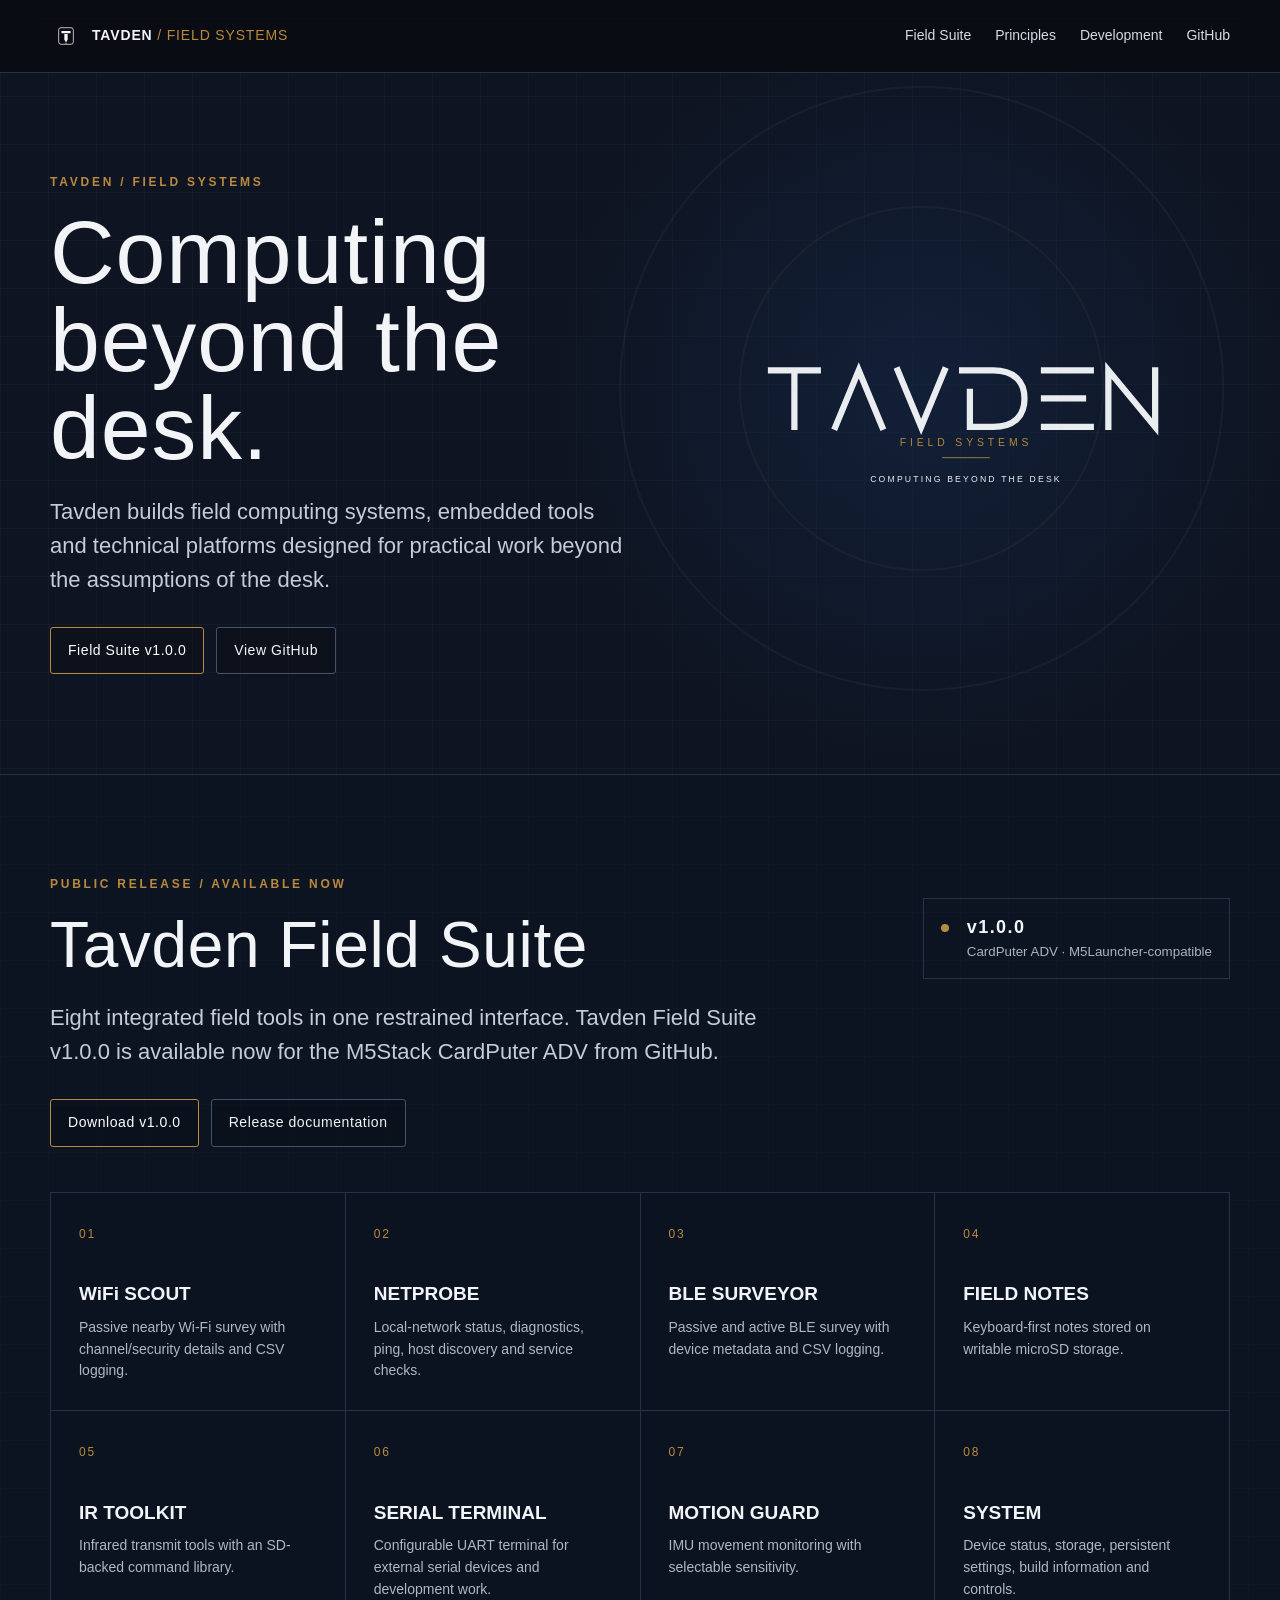
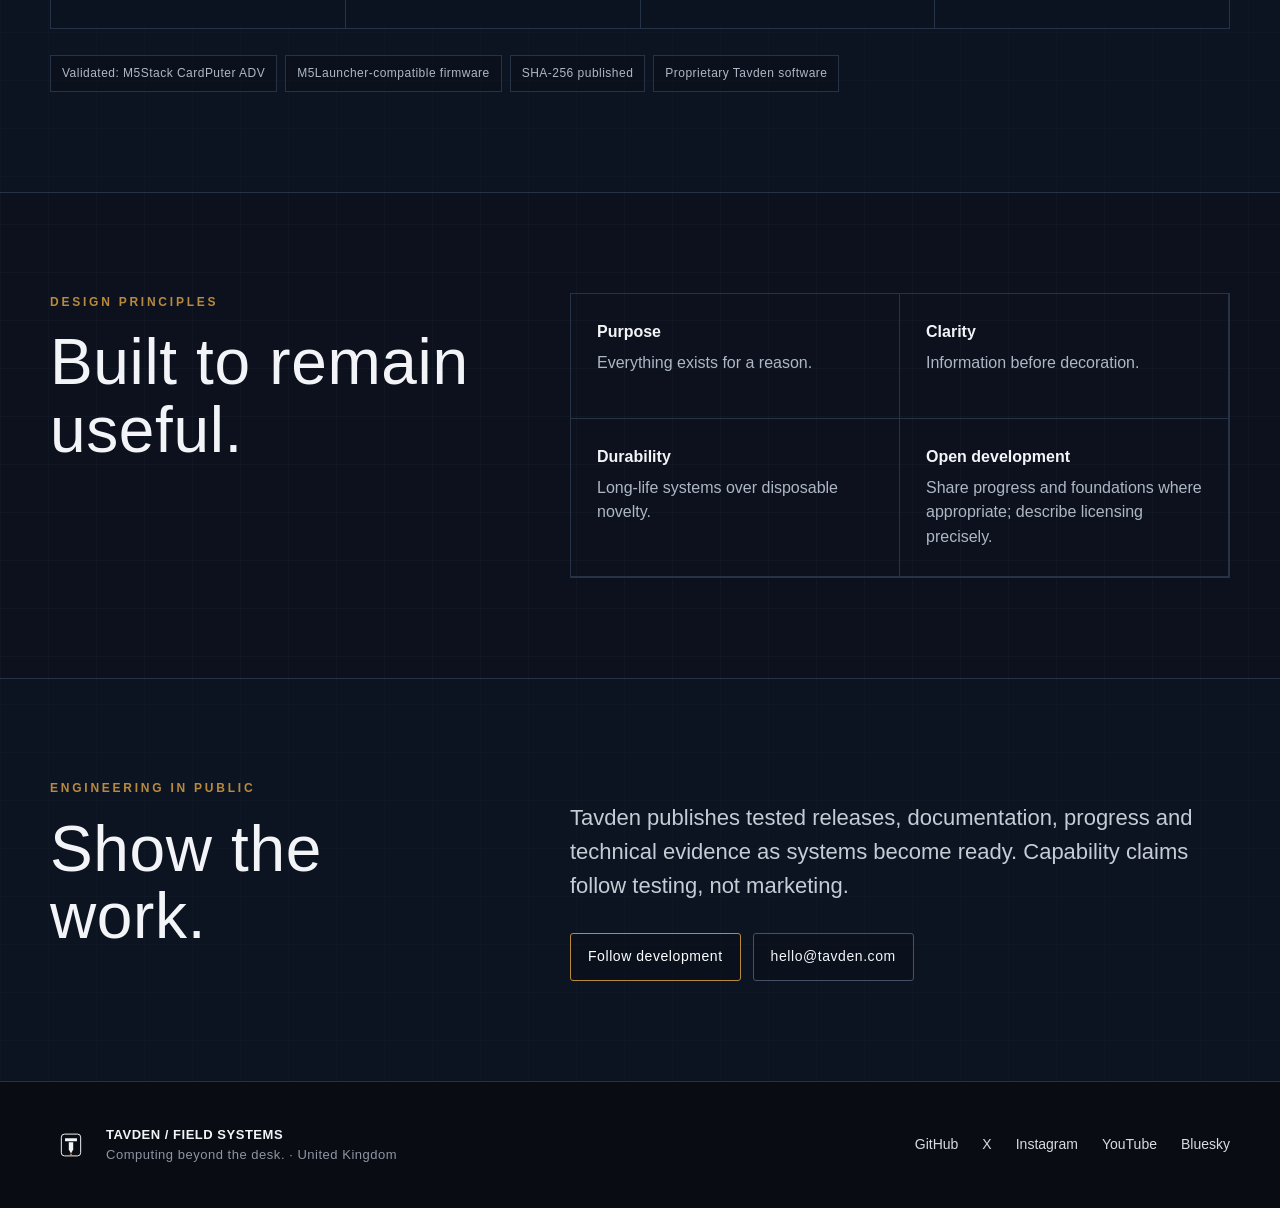
<file: index.html>
<!doctype html>
<html lang="en-GB">
<head>
  <meta charset="utf-8">
  <meta name="viewport" content="width=device-width,initial-scale=1">
  <title>Tavden - Field Systems</title>
  <meta name="description" content="Tavden builds field computing systems, embedded tools and technical platforms for computing beyond the desk.">
  <meta name="theme-color" content="#0E1421">
  <link rel="canonical" href="https://tavden.com/">
  <link rel="icon" href="/assets/favicon.svg" type="image/svg+xml">
  <link rel="stylesheet" href="/css/site.css">
  <meta property="og:type" content="website">
  <meta property="og:title" content="Tavden - Computing beyond the desk">
  <meta property="og:description" content="Field computing systems, embedded tools and open development.">
  <meta property="og:url" content="https://tavden.com/">
  <meta property="og:image" content="https://tavden.com/assets/og-tavden-1200x630.png">
  <meta name="twitter:card" content="summary_large_image">
  <meta name="twitter:site" content="@TavdenHQ">
  <script type="application/ld+json">{"@context":"https://schema.org","@type":"Organization","name":"Tavden","url":"https://tavden.com","email":"hello@tavden.com","founder":{"@type":"Person","name":"James Murphy"},"sameAs":["https://github.com/tavden","https://x.com/TavdenHQ","https://www.instagram.com/tavdenhq/","https://www.youtube.com/@TavdenHQ","https://bsky.app/profile/tavden.com"]}</script>
</head>
<body>
<a class="skip" href="#main">Skip to content</a>
<header class="site-header"><div class="wrap nav">
<a class="brand" href="/" aria-label="Tavden home"><img src="/assets/tavden-mark.svg" alt=""><span>TAVDEN <b>/ FIELD SYSTEMS</b></span></a>
<nav aria-label="Primary"><a href="#field-suite">Field Suite</a><a href="#principles">Principles</a><a href="#development">Development</a><a href="https://github.com/tavden">GitHub</a></nav>
</div></header>
<main id="main">
<section class="hero"><div class="wrap hero-grid"><div>
<p class="kicker">TAVDEN / FIELD SYSTEMS</p>
<h1>Computing beyond the desk.</h1>
<p class="hero-copy">Tavden builds field computing systems, embedded tools and technical platforms designed for practical work beyond the assumptions of the desk.</p>
<div class="actions"><a class="btn primary" href="#field-suite">Field Suite v1.0.0</a><a class="btn" href="https://github.com/tavden">View GitHub</a></div>
</div><div class="hero-lock" aria-hidden="true"><img src="/assets/tavden-lockup-tagline.svg" alt=""></div></div></section>

<section class="section" id="field-suite"><div class="wrap">
<div class="section-head"><div><p class="kicker">PUBLIC RELEASE / AVAILABLE NOW</p><h2>Tavden Field Suite</h2></div><div class="status"><span class="signal"></span><strong>v1.0.0</strong><small>CardPuter ADV · M5Launcher-compatible</small></div></div>
<p class="lede">Eight integrated field tools in one restrained interface. Tavden Field Suite v1.0.0 is available now for the M5Stack CardPuter ADV from GitHub.</p>
<div class="actions"><a class="btn primary" href="https://github.com/tavden/tavden-field-suite/releases/tag/v1.0.0">Download v1.0.0</a><a class="btn" href="https://github.com/tavden/tavden-field-suite">Release documentation</a></div>
<div class="modules">
<article><span>01</span><h3>WiFi SCOUT</h3><p>Passive nearby Wi-Fi survey with channel/security details and CSV logging.</p></article>
<article><span>02</span><h3>NETPROBE</h3><p>Local-network status, diagnostics, ping, host discovery and service checks.</p></article>
<article><span>03</span><h3>BLE SURVEYOR</h3><p>Passive and active BLE survey with device metadata and CSV logging.</p></article>
<article><span>04</span><h3>FIELD NOTES</h3><p>Keyboard-first notes stored on writable microSD storage.</p></article>
<article><span>05</span><h3>IR TOOLKIT</h3><p>Infrared transmit tools with an SD-backed command library.</p></article>
<article><span>06</span><h3>SERIAL TERMINAL</h3><p>Configurable UART terminal for external serial devices and development work.</p></article>
<article><span>07</span><h3>MOTION GUARD</h3><p>IMU movement monitoring with selectable sensitivity.</p></article>
<article><span>08</span><h3>SYSTEM</h3><p>Device status, storage, persistent settings, build information and controls.</p></article>
</div>
<div class="release-facts"><span>Validated: M5Stack CardPuter ADV</span><span>M5Launcher-compatible firmware</span><span>SHA-256 published</span><span>Proprietary Tavden software</span></div>
</div></section>

<section class="section split" id="principles"><div class="wrap two"><div><p class="kicker">DESIGN PRINCIPLES</p><h2>Built to remain useful.</h2></div><div class="principles">
<div><strong>Purpose</strong><span>Everything exists for a reason.</span></div>
<div><strong>Clarity</strong><span>Information before decoration.</span></div>
<div><strong>Durability</strong><span>Long-life systems over disposable novelty.</span></div>
<div><strong>Open development</strong><span>Share progress and foundations where appropriate; describe licensing precisely.</span></div>
</div></div></section>

<section class="section" id="development"><div class="wrap two"><div><p class="kicker">ENGINEERING IN PUBLIC</p><h2>Show the work.</h2></div><div><p class="lede">Tavden publishes tested releases, documentation, progress and technical evidence as systems become ready. Capability claims follow testing, not marketing.</p><div class="actions"><a class="btn primary" href="https://github.com/tavden">Follow development</a><a class="btn" href="mailto:hello@tavden.com">hello@tavden.com</a></div></div></div></section>
</main>
<footer><div class="wrap footer-grid"><div><img src="/assets/tavden-mark.svg" alt="Tavden mark"><p><strong>TAVDEN / FIELD SYSTEMS</strong><br><span>Computing beyond the desk. · United Kingdom</span></p></div><nav aria-label="Social links"><a href="https://github.com/tavden">GitHub</a><a href="https://x.com/TavdenHQ">X</a><a href="https://www.instagram.com/tavdenhq/">Instagram</a><a href="https://www.youtube.com/@TavdenHQ">YouTube</a><a href="https://bsky.app/profile/tavden.com">Bluesky</a></nav></div></footer>
</body></html>
</file>
<file: css/site.css>
:root{--obsidian:#090C12;--midnight:#0E1421;--blueprint:#132440;--line:#263346;--mist:#F2F4F7;--steel:#8E96A3;--gold:#B98A3D;--brass:#CDA15A;--max:1180px}*{box-sizing:border-box}html{scroll-behavior:smooth}body{margin:0;background:var(--midnight);color:var(--mist);font-family:Arial,Helvetica,system-ui,sans-serif;line-height:1.55;background-image:linear-gradient(rgba(38,51,70,.22) 1px,transparent 1px),linear-gradient(90deg,rgba(38,51,70,.22) 1px,transparent 1px);background-size:48px 48px}a{color:inherit}.skip{position:absolute;left:-9999px}.skip:focus{left:16px;top:16px;background:var(--mist);color:var(--obsidian);padding:8px 12px;z-index:999}.wrap{width:min(calc(100% - 40px),var(--max));margin:auto}.site-header{position:sticky;top:0;z-index:50;background:rgba(9,12,18,.90);backdrop-filter:blur(16px);border-bottom:1px solid var(--line)}.nav{height:72px;display:flex;align-items:center;justify-content:space-between;gap:24px}.brand{display:flex;align-items:center;gap:10px;text-decoration:none;font-weight:700;letter-spacing:.06em;font-size:14px}.brand img{width:32px;height:32px}.brand b{font-weight:400;color:var(--gold)}nav{display:flex;gap:24px}nav a{text-decoration:none;color:#d7dce2;font-size:14px}nav a:hover,nav a:focus{color:var(--gold)}.hero{min-height:78vh;display:grid;align-items:center;position:relative;overflow:hidden;border-bottom:1px solid var(--line)}.hero:before{content:"";position:absolute;inset:0;background:radial-gradient(circle at 72% 45%,rgba(19,36,64,.72),transparent 38%),radial-gradient(circle at 72% 45%,transparent 0 180px,rgba(185,138,61,.10) 181px 182px,transparent 183px 300px,rgba(142,150,163,.08) 301px 302px,transparent 303px)}.hero-grid{display:grid;grid-template-columns:1.05fr .95fr;gap:70px;align-items:center;position:relative}.kicker{color:var(--gold);letter-spacing:.23em;font-size:12px;font-weight:700;margin:0 0 18px}h1,h2{font-weight:400;letter-spacing:.01em;margin:0}h1{font-size:clamp(54px,7vw,94px);line-height:.98;max-width:820px}h2{font-size:clamp(40px,5vw,66px);line-height:1.05}.hero-copy,.lede{font-size:clamp(18px,2vw,22px);color:#c4ccd5;max-width:720px}.actions{display:flex;gap:12px;flex-wrap:wrap;margin-top:30px}.btn{border:1px solid #445166;border-radius:3px;padding:12px 17px;text-decoration:none;font-size:14px;letter-spacing:.04em;background:rgba(9,12,18,.35)}.btn.primary{border-color:var(--gold);color:#fff}.btn:hover{background:#172238}.hero-lock img{width:100%;max-width:520px;display:block;margin:auto;opacity:.97}.section{padding:100px 0;border-bottom:1px solid var(--line);background:rgba(9,12,18,.28)}.section:nth-child(even){background:rgba(14,20,33,.62)}.section-head{display:flex;align-items:end;justify-content:space-between;gap:30px}.status{min-width:280px;padding:15px 17px;border:1px solid var(--line);display:grid;grid-template-columns:16px auto;grid-template-rows:auto auto;column-gap:10px}.status .signal{width:8px;height:8px;background:var(--gold);border-radius:50%;align-self:center}.status strong{font-size:18px;letter-spacing:.08em}.status small{grid-column:2;color:#aab3be}.modules{display:grid;grid-template-columns:repeat(4,1fr);gap:1px;background:var(--line);border:1px solid var(--line);margin-top:45px}.modules article{background:#0c1320;padding:28px;min-height:210px}.modules span{color:var(--gold);font-size:12px;letter-spacing:.15em}.modules h3{font-size:19px;margin:34px 0 8px;font-weight:600}.modules p{margin:0;color:#aeb8c4;font-size:14px}.two{display:grid;grid-template-columns:.8fr 1.2fr;gap:80px;align-items:start}.principles{display:grid;grid-template-columns:1fr 1fr;border:1px solid var(--line)}.principles div{padding:26px;border-right:1px solid var(--line);border-bottom:1px solid var(--line);min-height:125px}.principles strong{display:block;font-size:16px;margin-bottom:6px}.principles span{color:#aeb8c4}footer{padding:42px 0;background:var(--obsidian)}.footer-grid{display:flex;justify-content:space-between;align-items:center;gap:30px}.footer-grid>div{display:flex;gap:14px;align-items:center}.footer-grid img{width:42px}footer p{margin:0;font-size:13px;letter-spacing:.04em}footer span{color:#8e96a3}@media(max-width:900px){.nav nav{display:none}.hero{min-height:auto;padding:110px 0 80px}.hero-grid,.two{grid-template-columns:1fr;gap:50px}.hero-lock{order:-1;max-width:420px}.section-head{align-items:start;flex-direction:column}.modules{grid-template-columns:1fr 1fr}.footer-grid{align-items:flex-start;flex-direction:column}}@media(max-width:560px){.wrap{width:min(calc(100% - 28px),var(--max))}h1{font-size:52px}.section{padding:72px 0}.modules,.principles{grid-template-columns:1fr}.modules article{min-height:auto}footer nav{flex-wrap:wrap;gap:14px}}@media(prefers-reduced-motion:reduce){html{scroll-behavior:auto}}.release-facts{display:flex;flex-wrap:wrap;gap:8px;margin-top:26px}.release-facts span{border:1px solid var(--line);padding:8px 11px;color:#aeb8c4;font-size:12px;letter-spacing:.04em;background:rgba(9,12,18,.35)}
</file>
